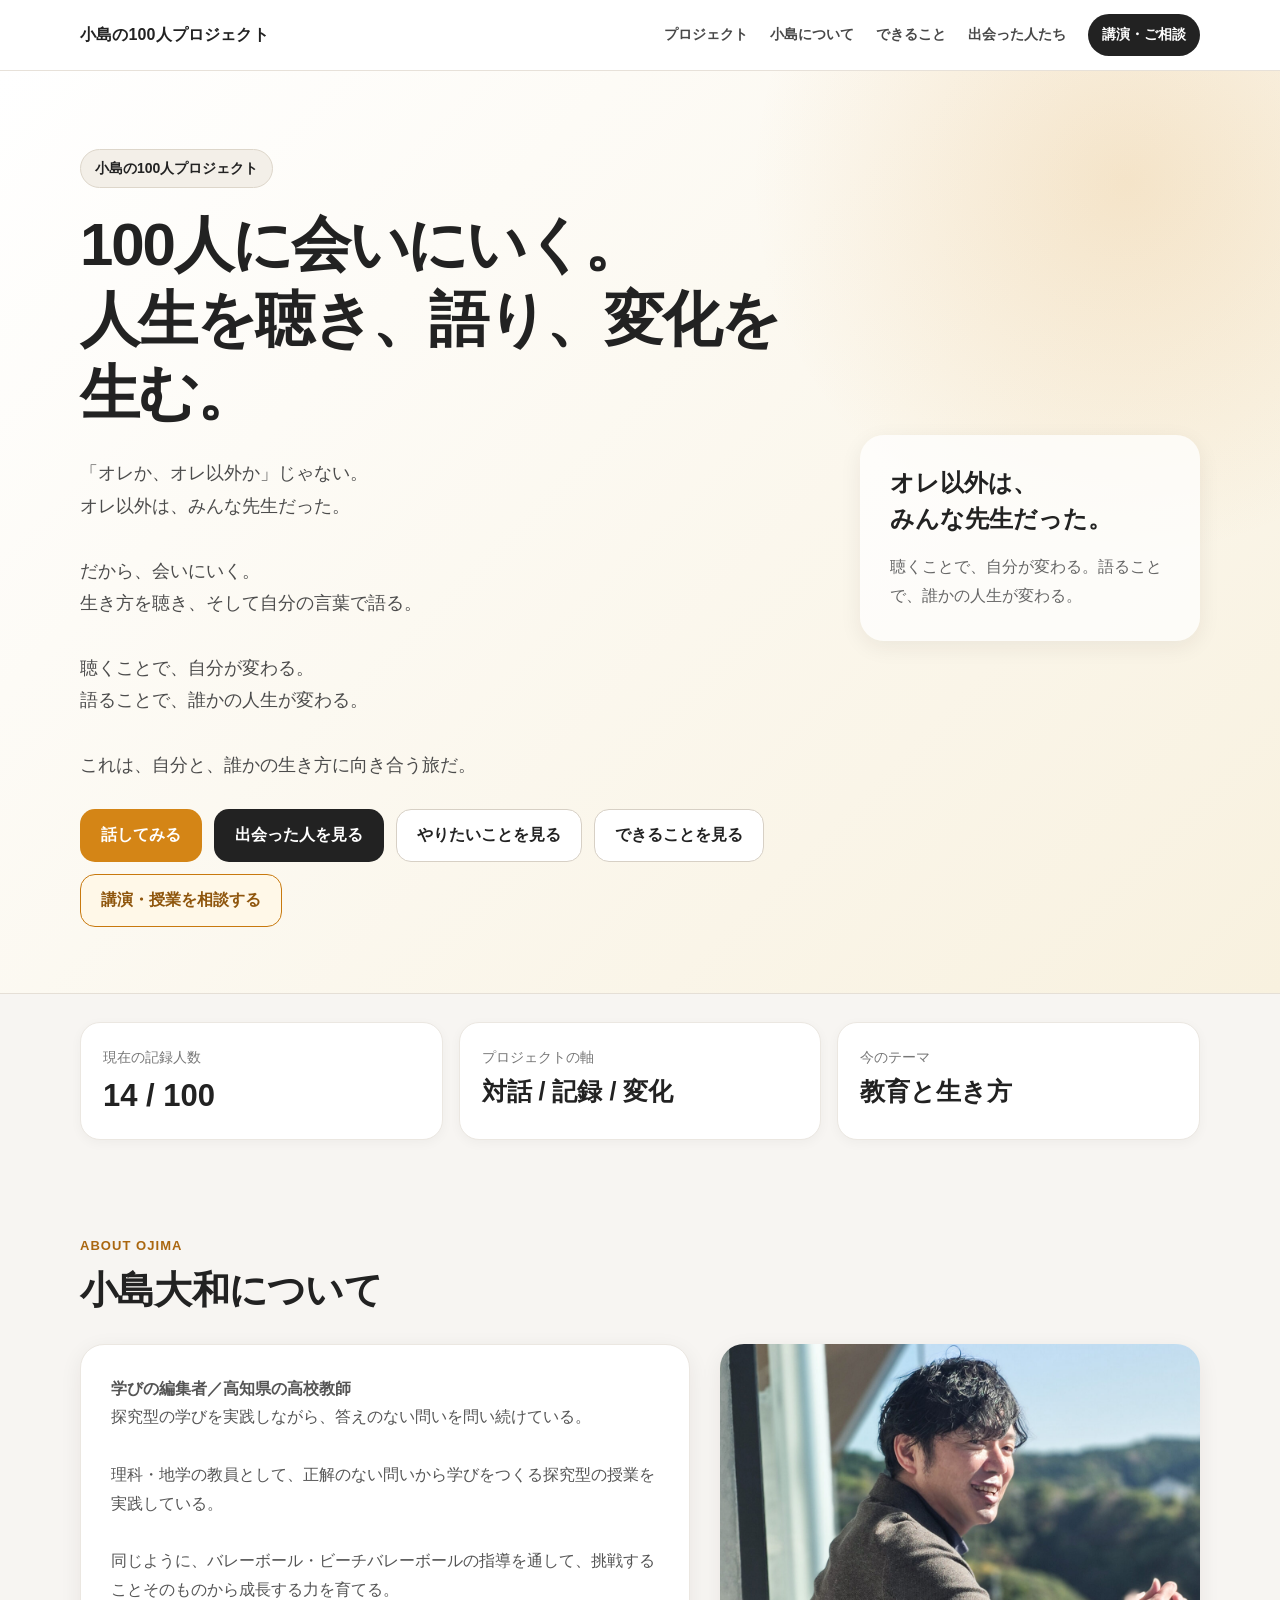
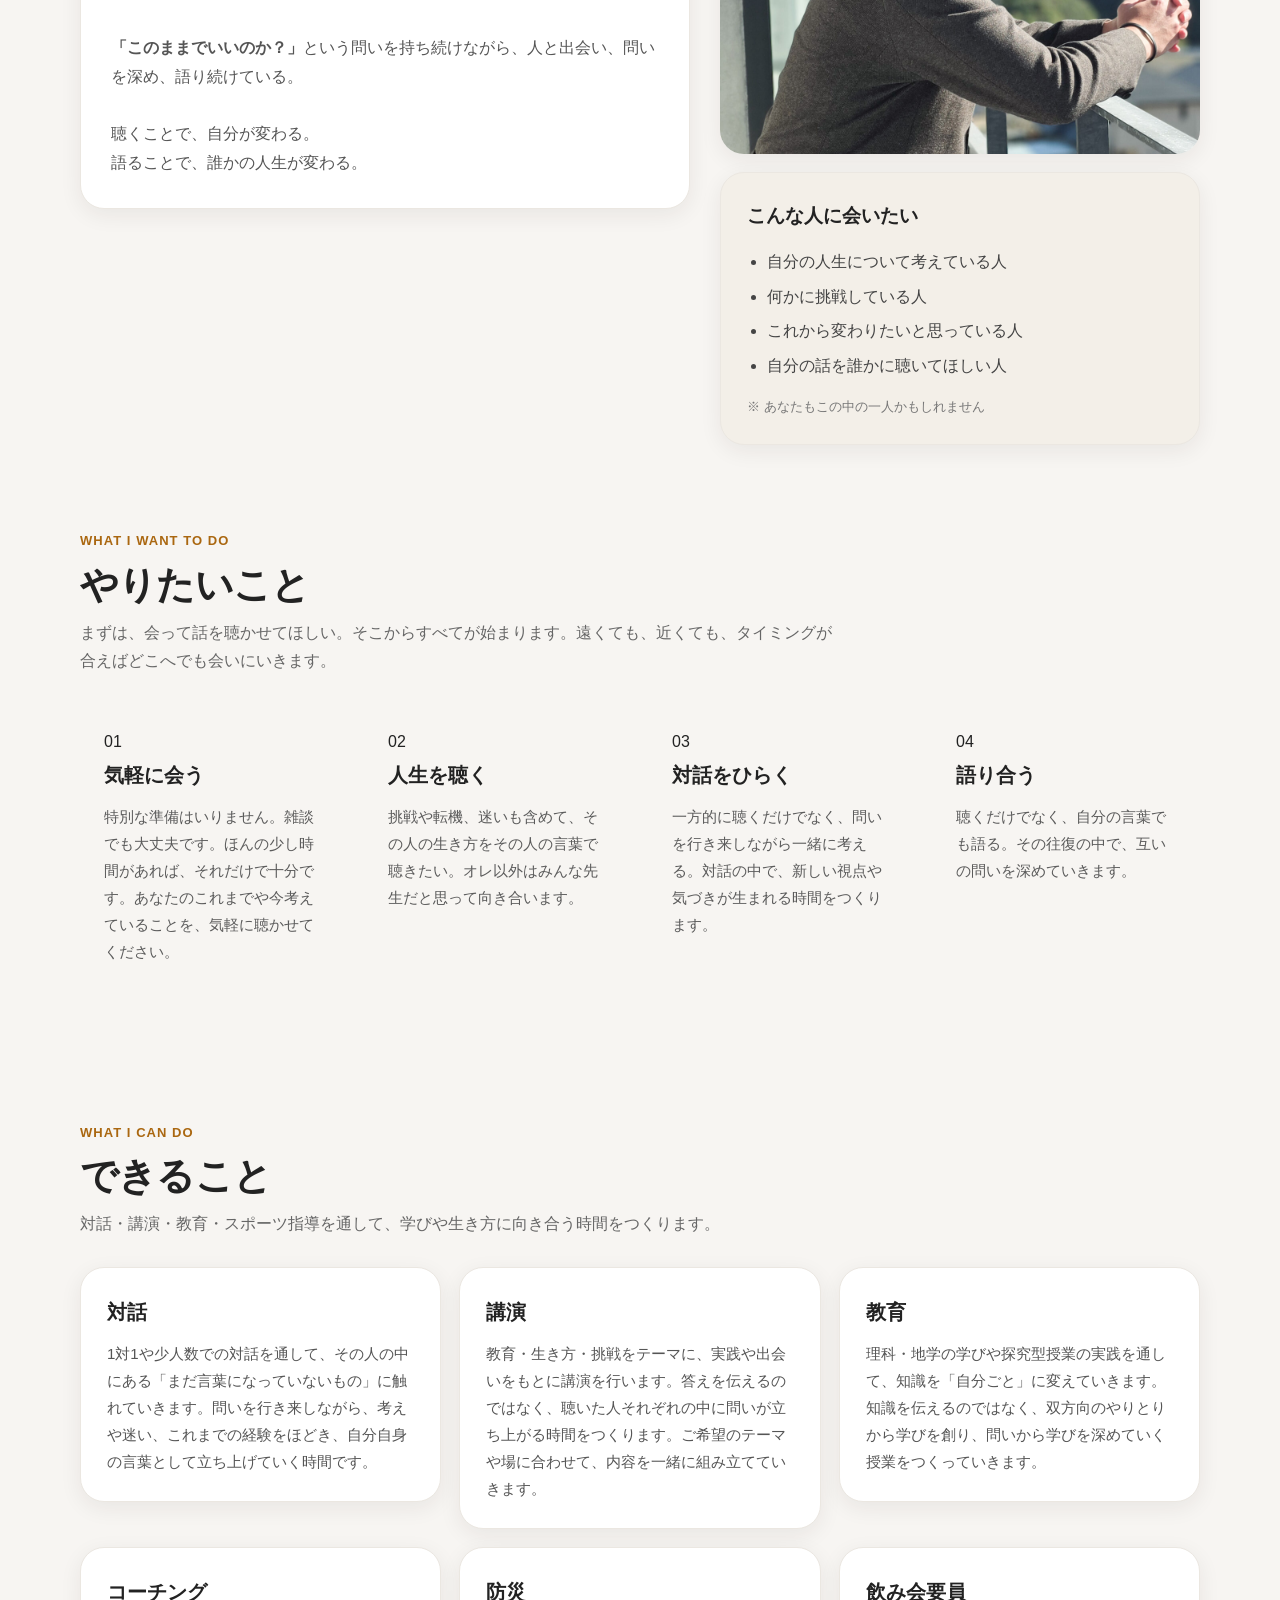
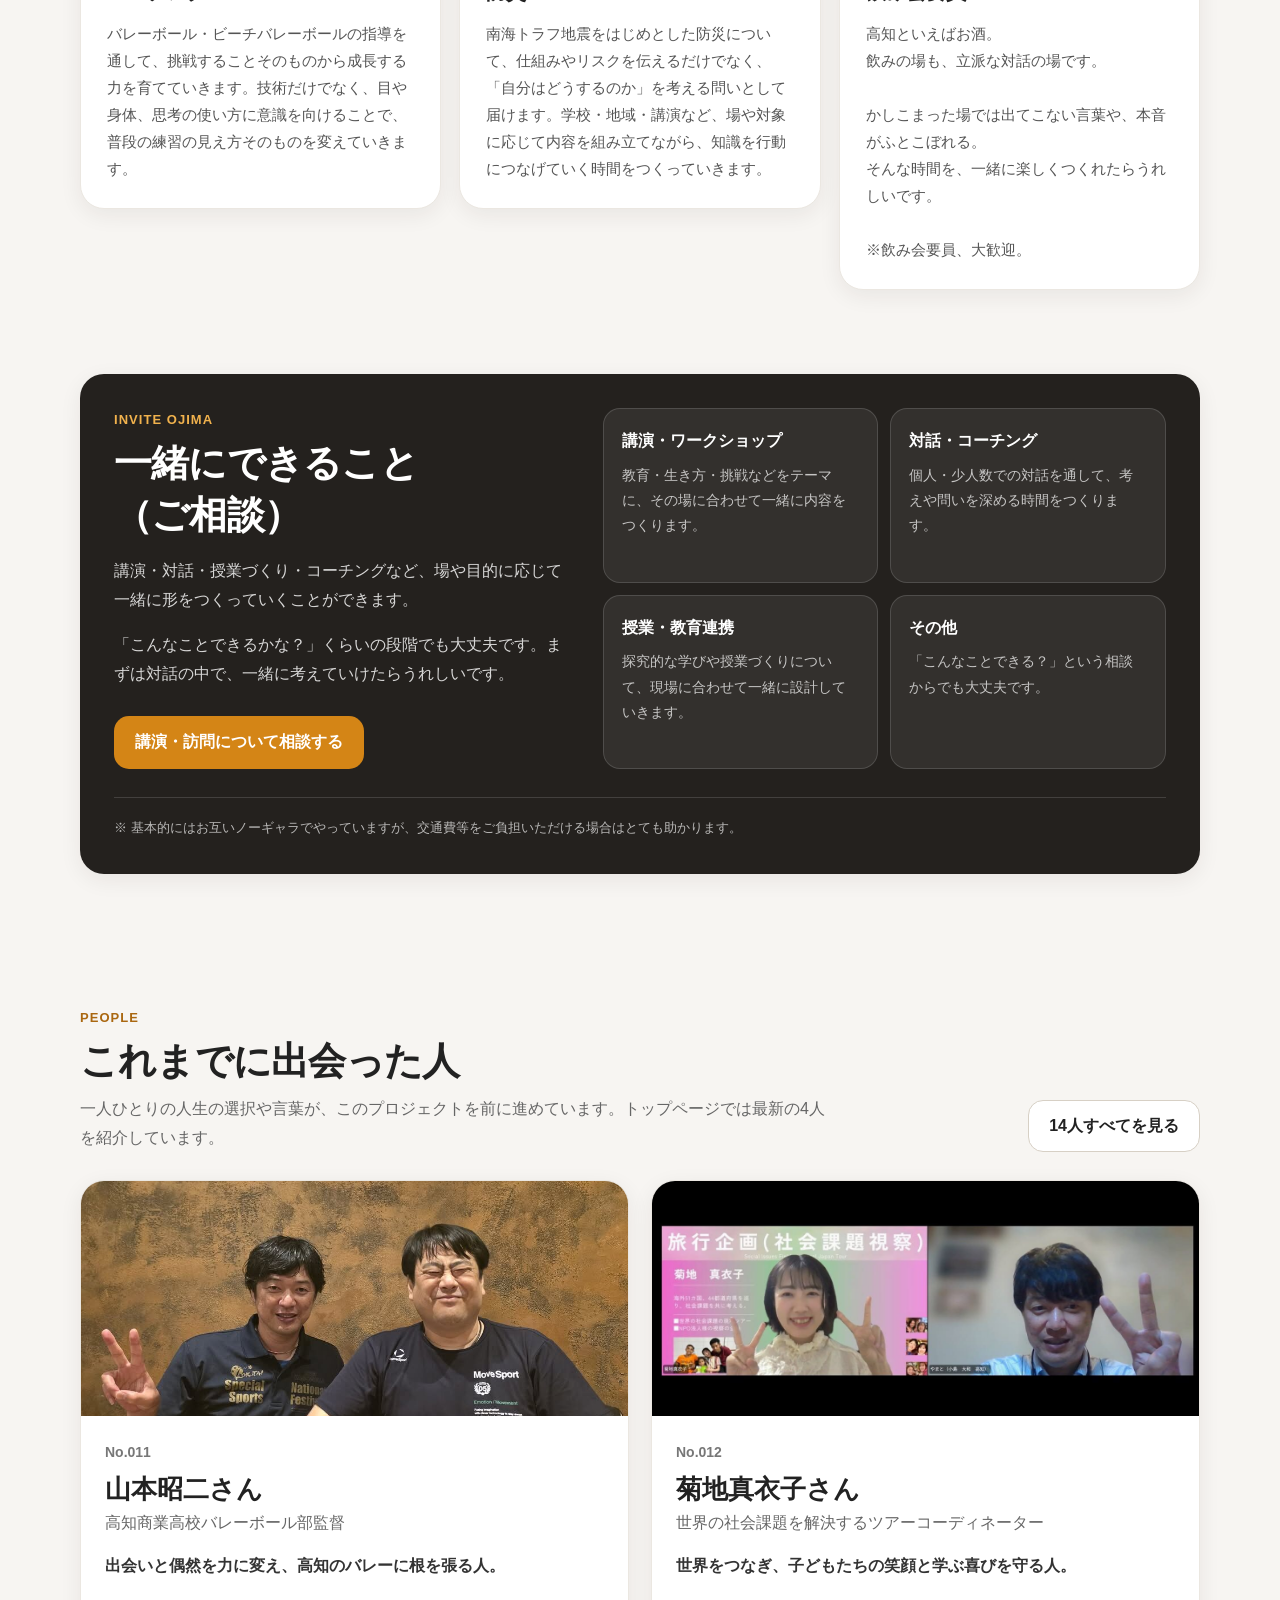
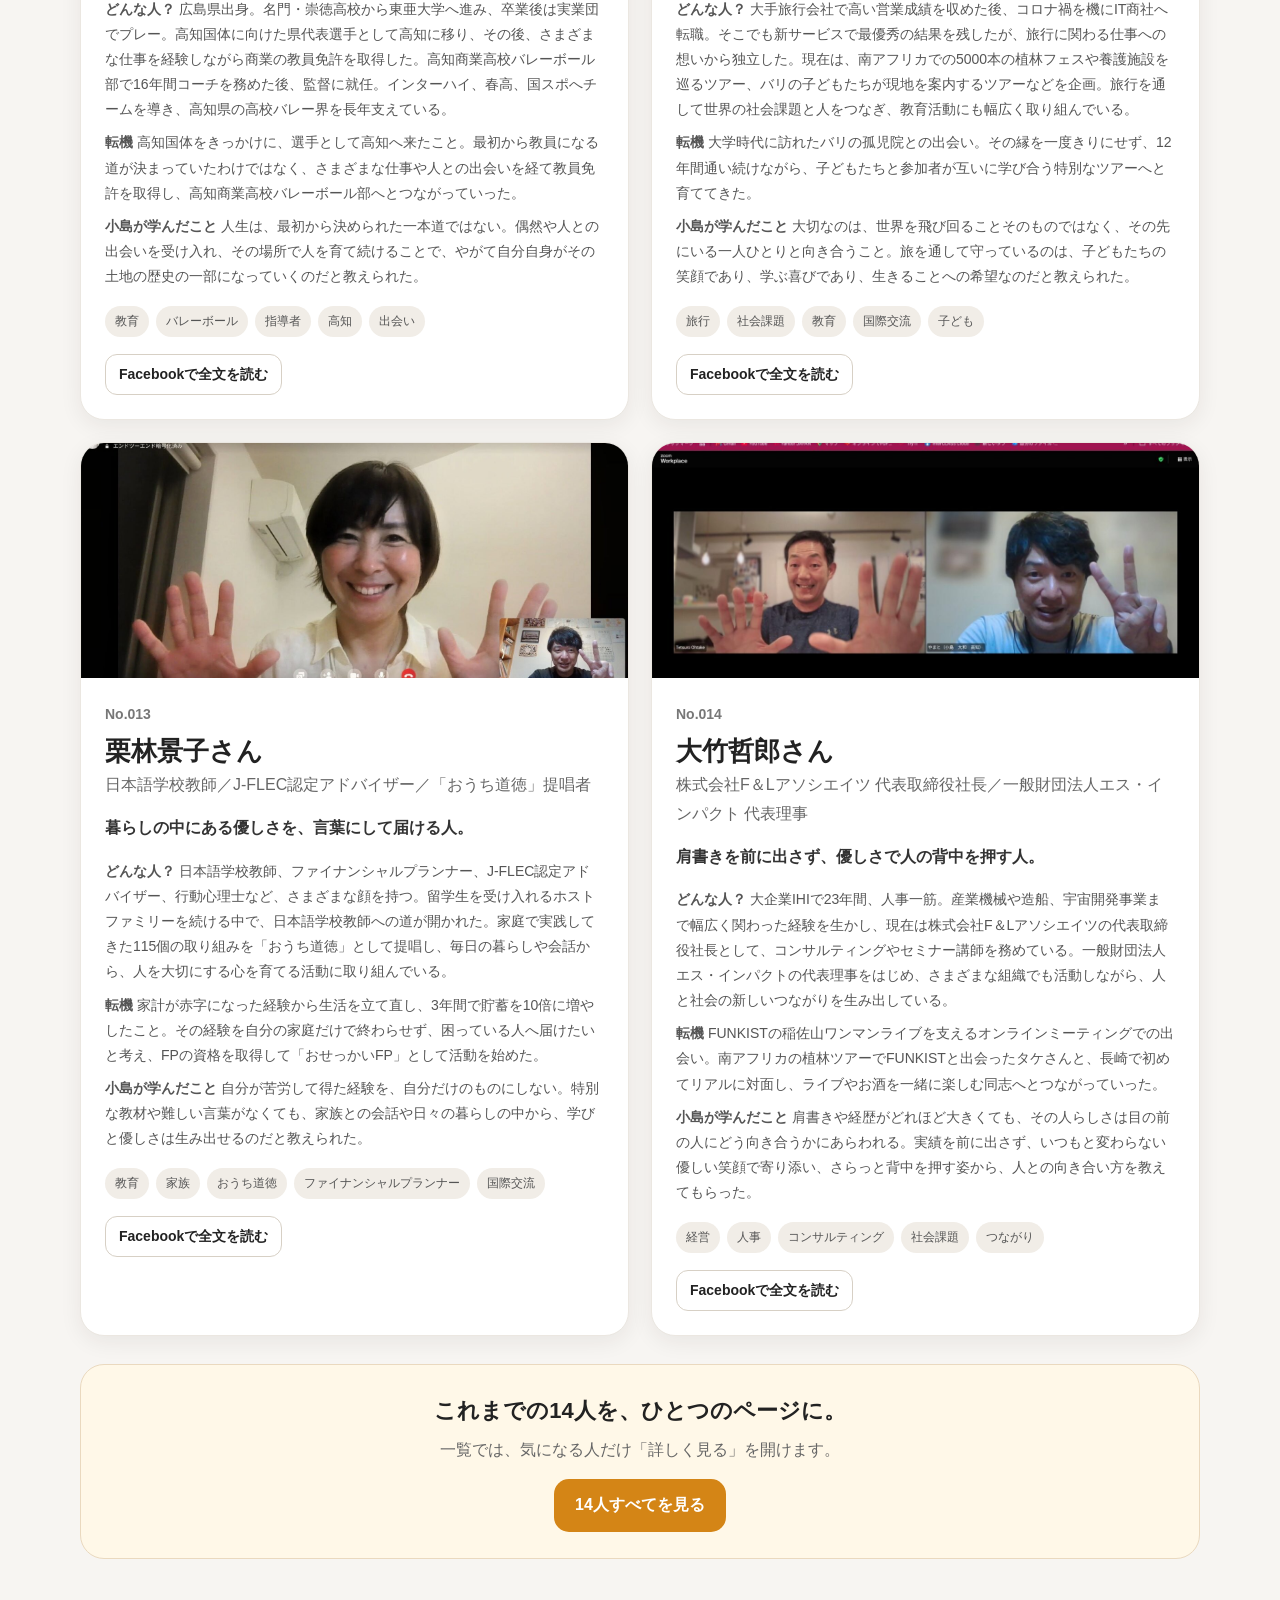
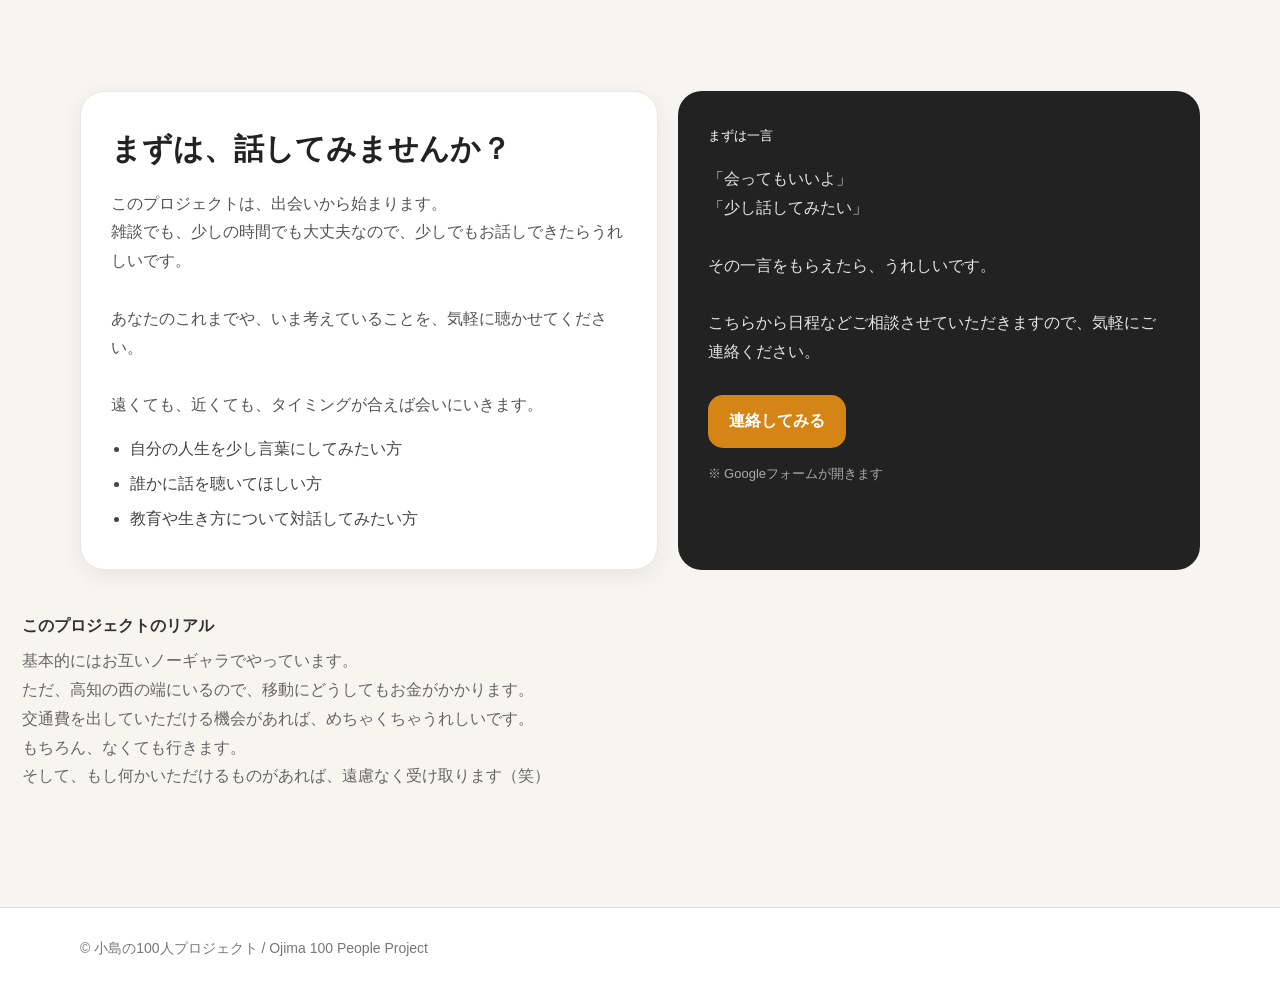
<file: index.html>
<!doctype html>
<html lang="ja">
<head>
  <meta charset="utf-8">
  <meta name="viewport" content="width=device-width, initial-scale=1">
  <meta name="description" content="小島大和が100人と出会い、話を聴き、学びを届ける100人プロジェクト。">
  <title>小島の100人プロジェクト</title>
  <!-- Google tag (gtag.js) -->
  <script async src="https://www.googletagmanager.com/gtag/js?id=G-ZH8V420J9N"></script>
  <script>
    window.dataLayer = window.dataLayer || [];
    function gtag(){dataLayer.push(arguments);}
    gtag('js', new Date());
    gtag('config', 'G-ZH8V420J9N');
  </script>
  <link rel="stylesheet" href="style.css?v=20260817-1">
  <script src="people-data.js?v=20260817-1" defer></script>
  <script src="site.js?v=20260817-1" defer></script>
</head>
<body>
  <header class="site-header">
    <div class="container nav-row">
      <a class="brand" href="index.html">小島の100人プロジェクト</a>
      <button class="menu-button" type="button" aria-expanded="false" aria-controls="site-nav">メニュー</button>
      <nav class="nav-links" id="site-nav" aria-label="メインメニュー">
        <a href="#project">プロジェクト</a>
        <a href="#profile">小島について</a>
        <a href="#services">できること</a>
        <a href="people.html">出会った人たち</a>
        <a class="nav-contact" href="#request">講演・ご相談</a>
      </nav>
    </div>
  </header>

  <main>
    <section class="hero" id="project">
      <div class="container hero-grid">
        <div>
          <div class="eyebrow">小島の100人プロジェクト</div>
          <h1>100人に会いにいく。<br>人生を聴き、語り、変化を生む。</h1>
          <p class="hero-copy">「オレか、オレ以外か」じゃない。<br>オレ以外は、みんな先生だった。<br><br>だから、会いにいく。<br>生き方を聴き、そして自分の言葉で語る。<br><br>聴くことで、自分が変わる。<br>語ることで、誰かの人生が変わる。<br><br>これは、自分と、誰かの生き方に向き合う旅だ。</p>
          <div class="button-row">
            <a class="button button-main" href="#contact">話してみる</a>
            <a class="button button-dark" href="#people">出会った人を見る</a>
            <a class="button button-light" href="#wants">やりたいことを見る</a>
            <a class="button button-light" href="#services">できることを見る</a>
            <a class="button button-consult" href="#request">講演・授業を相談する</a>
          </div>
        </div>
        <aside class="hero-quote">
          <strong>オレ以外は、<br>みんな先生だった。</strong>
          <span>聴くことで、自分が変わる。語ることで、誰かの人生が変わる。</span>
        </aside>
      </div>
    </section>

    <div class="container stats" aria-label="プロジェクトの現在地">
      <div class="stat-card"><div class="stat-label">現在の記録人数</div><div class="stat-number"><span data-people-count>13</span> / 100</div></div>
      <div class="stat-card"><div class="stat-label">プロジェクトの軸</div><div class="stat-number stat-number-small">対話 / 記録 / 変化</div></div>
      <div class="stat-card"><div class="stat-label">今のテーマ</div><div class="stat-number stat-number-small">教育と生き方</div></div>
    </div>

    <section class="section" id="profile">
      <div class="container">
        <div class="section-head">
          <div><p class="section-kicker">ABOUT OJIMA</p><h2 class="section-title">小島大和について</h2></div>
        </div>
        <div class="profile-grid">
          <div class="card profile-copy">
            <p><strong>学びの編集者／高知県の高校教師</strong><br>探究型の学びを実践しながら、答えのない問いを問い続けている。<br><br>理科・地学の教員として、正解のない問いから学びをつくる探究型の授業を実践している。<br><br>同じように、バレーボール・ビーチバレーボールの指導を通して、挑戦することそのものから成長する力を育てる。<br><br><strong>「このままでいいのか？」</strong>という問いを持ち続けながら、人と出会い、問いを深め、語り続けている。<br><br>聴くことで、自分が変わる。<br>語ることで、誰かの人生が変わる。</p>
          </div>
          <div class="profile-side">
            <img class="profile-image" src="profile.jpg" alt="小島大和のプロフィール写真" loading="lazy">
            <div class="warm-card card">
              <h3>こんな人に会いたい</h3>
              <ul class="simple-list"><li>自分の人生について考えている人</li><li>何かに挑戦している人</li><li>これから変わりたいと思っている人</li><li>自分の話を誰かに聴いてほしい人</li></ul>
              <p class="small-note">※ あなたもこの中の一人かもしれません</p>
            </div>
          </div>
        </div>
      </div>
    </section>

    <section class="section section-compact" id="wants">
      <div class="container">
        <div class="section-head"><div><p class="section-kicker">WHAT I WANT TO DO</p><h2 class="section-title">やりたいこと</h2><p class="section-sub">まずは、会って話を聴かせてほしい。そこからすべてが始まります。遠くても、近くても、タイミングが合えばどこへでも会いにいきます。</p></div></div>
        <div class="mini-grid">
          <article class="mini-card"><span>01</span><h3>気軽に会う</h3><p>特別な準備はいりません。雑談でも大丈夫です。ほんの少し時間があれば、それだけで十分です。あなたのこれまでや今考えていることを、気軽に聴かせてください。</p></article>
          <article class="mini-card"><span>02</span><h3>人生を聴く</h3><p>挑戦や転機、迷いも含めて、その人の生き方をその人の言葉で聴きたい。オレ以外はみんな先生だと思って向き合います。</p></article>
          <article class="mini-card"><span>03</span><h3>対話をひらく</h3><p>一方的に聴くだけでなく、問いを行き来しながら一緒に考える。対話の中で、新しい視点や気づきが生まれる時間をつくります。</p></article>
          <article class="mini-card"><span>04</span><h3>語り合う</h3><p>聴くだけでなく、自分の言葉でも語る。その往復の中で、互いの問いを深めていきます。</p></article>
        </div>
      </div>
    </section>

    <section class="section" id="services">
      <div class="container">
        <div class="section-head"><div><p class="section-kicker">WHAT I CAN DO</p><h2 class="section-title">できること</h2><p class="section-sub">対話・講演・教育・スポーツ指導を通して、学びや生き方に向き合う時間をつくります。</p></div></div>
        <div class="service-grid">
          <article class="card service-card"><h3>対話</h3><p>1対1や少人数での対話を通して、その人の中にある「まだ言葉になっていないもの」に触れていきます。問いを行き来しながら、考えや迷い、これまでの経験をほどき、自分自身の言葉として立ち上げていく時間です。</p></article>
          <article class="card service-card"><h3>講演</h3><p>教育・生き方・挑戦をテーマに、実践や出会いをもとに講演を行います。答えを伝えるのではなく、聴いた人それぞれの中に問いが立ち上がる時間をつくります。ご希望のテーマや場に合わせて、内容を一緒に組み立てていきます。</p></article>
          <article class="card service-card"><h3>教育</h3><p>理科・地学の学びや探究型授業の実践を通して、知識を「自分ごと」に変えていきます。知識を伝えるのではなく、双方向のやりとりから学びを創り、問いから学びを深めていく授業をつくっていきます。</p></article>
          <article class="card service-card"><h3>コーチング</h3><p>バレーボール・ビーチバレーボールの指導を通して、挑戦することそのものから成長する力を育てていきます。技術だけでなく、目や身体、思考の使い方に意識を向けることで、普段の練習の見え方そのものを変えていきます。</p></article>
          <article class="card service-card"><h3>防災</h3><p>南海トラフ地震をはじめとした防災について、仕組みやリスクを伝えるだけでなく、「自分はどうするのか」を考える問いとして届けます。学校・地域・講演など、場や対象に応じて内容を組み立てながら、知識を行動につなげていく時間をつくっていきます。</p></article>
          <article class="card service-card"><h3>飲み会要員</h3><p>高知といえばお酒。<br>飲みの場も、立派な対話の場です。<br><br>かしこまった場では出てこない言葉や、本音がふとこぼれる。<br>そんな時間を、一緒に楽しくつくれたらうれしいです。<br><br>※飲み会要員、大歓迎。</p></article>
        </div>
      </div>
    </section>

    <section class="section section-compact" id="request">
      <div class="container request-panel">
        <div class="request-main">
          <p class="section-kicker">INVITE OJIMA</p>
          <h2 class="section-title">一緒にできること<br><span class="request-title-note">（ご相談）</span></h2>
          <p>講演・対話・授業づくり・コーチングなど、場や目的に応じて一緒に形をつくっていくことができます。</p>
          <p>「こんなことできるかな？」くらいの段階でも大丈夫です。まずは対話の中で、一緒に考えていけたらうれしいです。</p>
          <div class="button-row"><a class="button button-main" href="https://forms.gle/3soscG9UwCmbRUyx8" target="_blank" rel="noopener noreferrer" data-contact-location="request">講演・訪問について相談する</a></div>
        </div>
        <div class="request-options">
          <div><strong>講演・ワークショップ</strong><span>教育・生き方・挑戦などをテーマに、その場に合わせて一緒に内容をつくります。</span></div>
          <div><strong>対話・コーチング</strong><span>個人・少人数での対話を通して、考えや問いを深める時間をつくります。</span></div>
          <div><strong>授業・教育連携</strong><span>探究的な学びや授業づくりについて、現場に合わせて一緒に設計していきます。</span></div>
          <div><strong>その他</strong><span>「こんなことできる？」という相談からでも大丈夫です。</span></div>
        </div>
        <p class="request-cost">※ 基本的にはお互いノーギャラでやっていますが、交通費等をご負担いただける場合はとても助かります。</p>
      </div>
    </section>

    <section class="section" id="people">
      <div class="container">
        <div class="section-head">
          <div><p class="section-kicker">PEOPLE</p><h2 class="section-title">これまでに出会った人</h2><p class="section-sub">一人ひとりの人生の選択や言葉が、このプロジェクトを前に進めています。トップページでは最新の4人を紹介しています。</p></div>
          <a class="button button-light" href="people.html">14人すべてを見る</a>
        </div>
        <div class="featured-grid" id="featured-people"></div>
        <div class="all-people-cta"><strong>これまでの14人を、ひとつのページに。</strong><p>一覧では、気になる人だけ「詳しく見る」を開けます。</p><a class="button button-main" href="people.html">14人すべてを見る</a></div>
      </div>
    </section>

    <section class="section" id="contact">
      <div class="container contact-grid">
        <div class="card contact-copy"><h2>まずは、話してみませんか？</h2><p>このプロジェクトは、出会いから始まります。<br>雑談でも、少しの時間でも大丈夫なので、少しでもお話しできたらうれしいです。<br><br>あなたのこれまでや、いま考えていることを、気軽に聴かせてください。<br><br>遠くても、近くても、タイミングが合えば会いにいきます。</p><ul class="simple-list"><li>自分の人生を少し言葉にしてみたい方</li><li>誰かに話を聴いてほしい方</li><li>教育や生き方について対話してみたい方</li></ul></div>
        <div class="contact-dark"><small>まずは一言</small><p>「会ってもいいよ」<br>「少し話してみたい」<br><br>その一言をもらえたら、うれしいです。<br><br>こちらから日程などご相談させていただきますので、気軽にご連絡ください。</p><div class="button-row"><a class="button button-main" href="https://forms.gle/3soscG9UwCmbRUyx8" target="_blank" rel="noopener noreferrer" data-contact-location="contact">連絡してみる</a></div><p class="contact-small">※ Googleフォームが開きます</p></div>
      </div>
      <div class="real-note"><strong>このプロジェクトのリアル</strong>基本的にはお互いノーギャラでやっています。<br>ただ、高知の西の端にいるので、移動にどうしてもお金がかかります。<br>交通費を出していただける機会があれば、めちゃくちゃうれしいです。<br>もちろん、なくても行きます。<br>そして、もし何かいただけるものがあれば、遠慮なく受け取ります（笑）</div>
    </section>
  </main>

  <div class="mobile-jump-menu">
    <nav class="mobile-jump-links" id="mobile-jump-links" aria-label="スマホ用ページ内メニュー">
      <a href="#project">プロジェクト</a>
      <a href="#profile">小島について</a>
      <a href="#services">できること</a>
      <a href="people.html">出会った人たち</a>
      <a href="#request">講演・ご相談</a>
    </nav>
    <button class="mobile-jump-button" type="button" aria-expanded="false" aria-controls="mobile-jump-links">気になる場所へ<span aria-hidden="true">☰</span></button>
  </div>

  <footer class="footer"><div class="container">© 小島の100人プロジェクト / Ojima 100 People Project</div></footer>
  <script defer src="https://static.cloudflareinsights.com/beacon.min.js" data-cf-beacon='{"token":"42fcae2c3ddd4a71bd845578c93f13e4"}'></script>
</body>
</html>
</file>
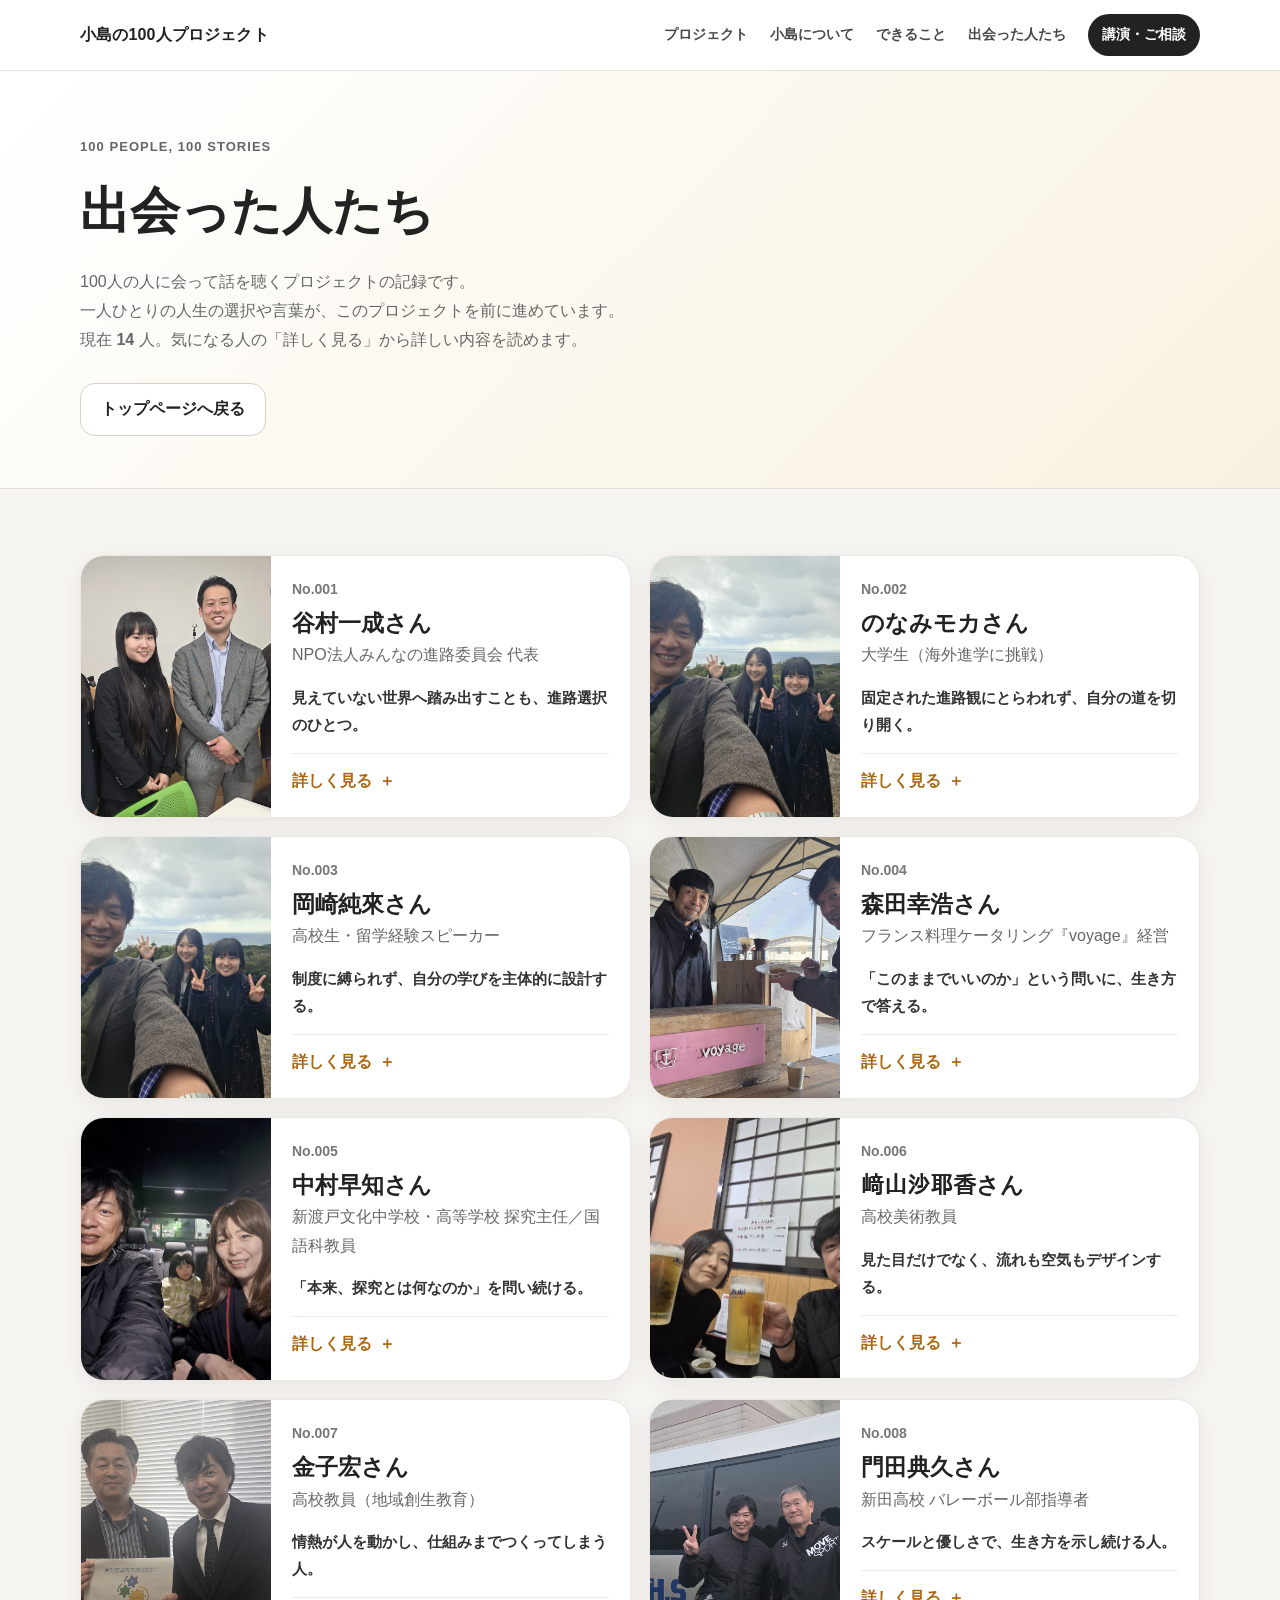
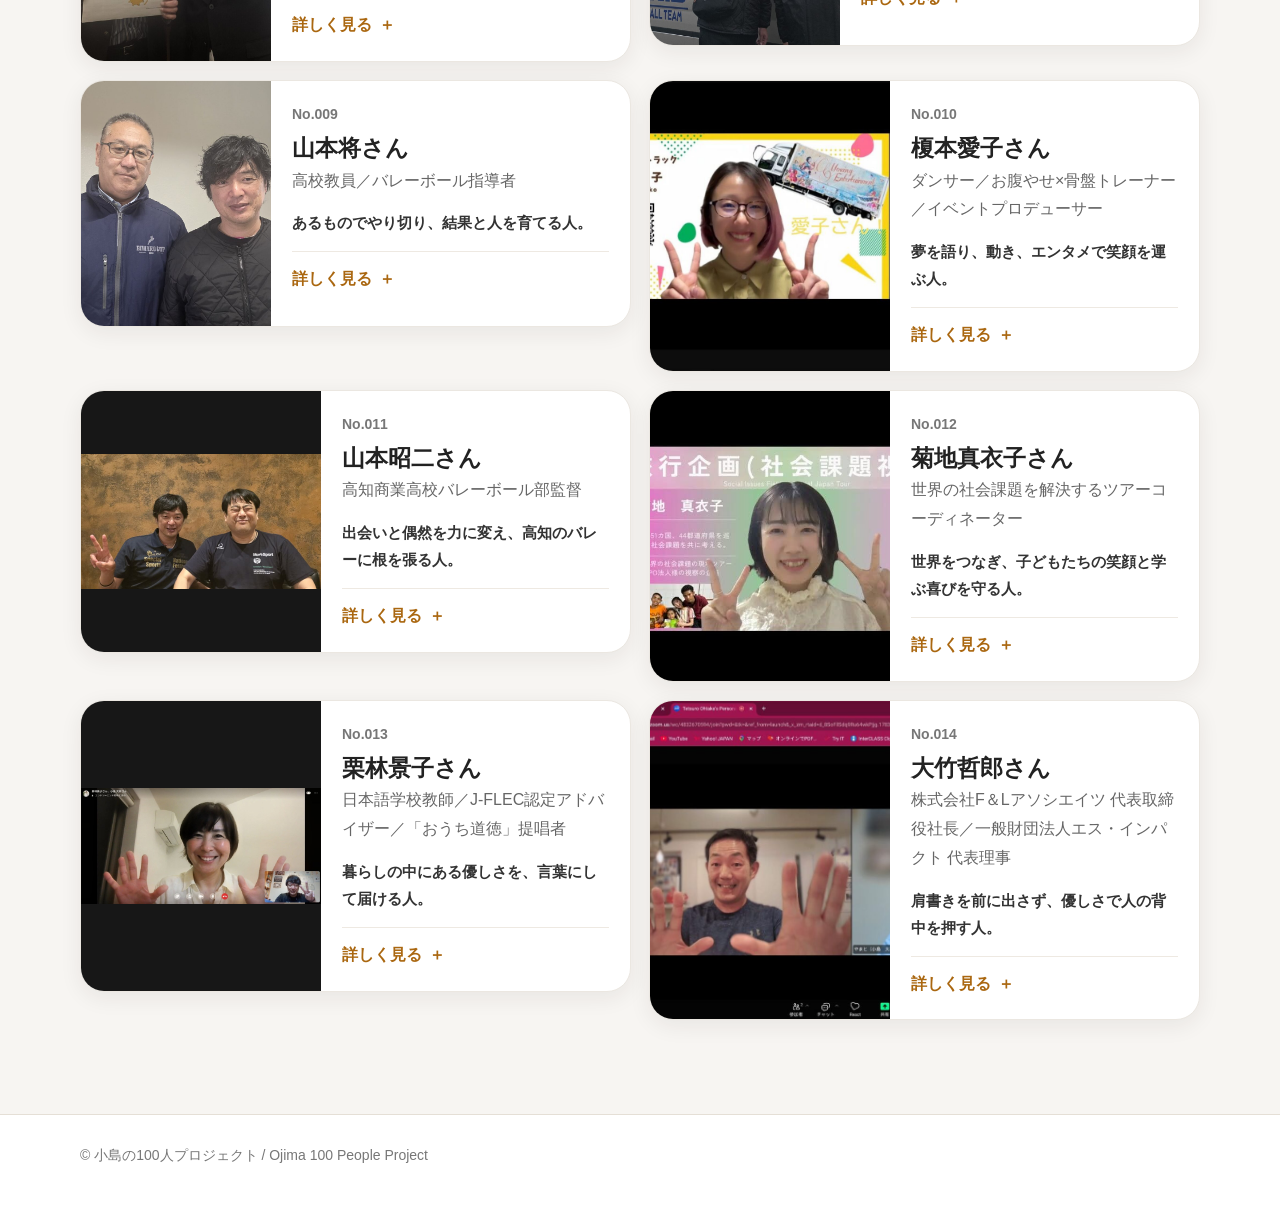
<file: people.html>
<!doctype html>
<html lang="ja">
<head>
  <meta charset="utf-8">
  <meta name="viewport" content="width=device-width, initial-scale=1">
  <meta name="description" content="小島の100人プロジェクトで出会った14人の紹介。">
  <title>出会った人たち｜小島の100人プロジェクト</title>
  <!-- Google tag (gtag.js) -->
  <script async src="https://www.googletagmanager.com/gtag/js?id=G-ZH8V420J9N"></script>
  <script>
    window.dataLayer = window.dataLayer || [];
    function gtag(){dataLayer.push(arguments);}
    gtag('js', new Date());
    gtag('config', 'G-ZH8V420J9N');
  </script>
  <link rel="stylesheet" href="style.css?v=20260817-1">
  <script src="people-data.js?v=20260817-1" defer></script>
  <script src="site.js?v=20260817-1" defer></script>
</head>
<body>
  <header class="site-header">
    <div class="container nav-row">
      <a class="brand" href="index.html">小島の100人プロジェクト</a>
      <button class="menu-button" type="button" aria-expanded="false" aria-controls="site-nav">メニュー</button>
      <nav class="nav-links" id="site-nav" aria-label="メインメニュー">
        <a href="index.html#project">プロジェクト</a>
        <a href="index.html#profile">小島について</a>
        <a href="index.html#services">できること</a>
        <a href="people.html">出会った人たち</a>
        <a class="nav-contact" href="index.html#request">講演・ご相談</a>
      </nav>
    </div>
  </header>

  <main>
    <section class="page-hero">
      <div class="container">
        <p class="section-kicker">100 PEOPLE, 100 STORIES</p>
        <h1>出会った人たち</h1>
        <p>100人の人に会って話を聴くプロジェクトの記録です。<br>一人ひとりの人生の選択や言葉が、このプロジェクトを前に進めています。<br>現在 <strong data-people-count>13</strong> 人。気になる人の「詳しく見る」から詳しい内容を読めます。</p>
        <div class="button-row"><a class="button button-light" href="index.html">トップページへ戻る</a></div>
      </div>
    </section>
    <section class="section">
      <div class="container"><div class="people-list" id="people-list"></div></div>
    </section>
  </main>

  <div class="mobile-jump-menu">
    <nav class="mobile-jump-links" id="mobile-jump-links" aria-label="スマホ用ページ内メニュー">
      <a href="index.html#project">プロジェクト</a>
      <a href="index.html#profile">小島について</a>
      <a href="index.html#services">できること</a>
      <a href="people.html" aria-current="page">出会った人たち</a>
      <a href="index.html#request">講演・ご相談</a>
    </nav>
    <button class="mobile-jump-button" type="button" aria-expanded="false" aria-controls="mobile-jump-links">気になる場所へ<span aria-hidden="true">☰</span></button>
  </div>

  <footer class="footer"><div class="container">© 小島の100人プロジェクト / Ojima 100 People Project</div></footer>
  <script defer src="https://static.cloudflareinsights.com/beacon.min.js" data-cf-beacon='{"token":"42fcae2c3ddd4a71bd845578c93f13e4"}'></script>
</body>
</html>
</file>
<file: style.css>
:root {
  --bg: #f7f5f2;
  --surface: #ffffff;
  --surface-warm: #f8f1df;
  --surface-muted: #f3efe8;
  --text: #222222;
  --muted: #666666;
  --line: #e5dfd6;
  --accent: #d48516;
  --accent-dark: #aa6710;
  --shadow: 0 6px 22px rgba(43, 35, 25, 0.07);
  --radius: 24px;
}

* { box-sizing: border-box; }
html { scroll-behavior: smooth; }
body {
  margin: 0;
  color: var(--text);
  background: var(--bg);
  font-family: "Hiragino Sans", "Yu Gothic", "Meiryo", sans-serif;
  line-height: 1.8;
}
body.menu-open { overflow: hidden; }
a { color: inherit; text-decoration: none; }
img { display: block; max-width: 100%; }
button { font: inherit; }

.container {
  width: min(1120px, calc(100% - 36px));
  margin: 0 auto;
}

.site-header {
  position: sticky;
  top: 0;
  z-index: 20;
  border-bottom: 1px solid rgba(229, 223, 214, 0.92);
  background: rgba(255, 255, 255, 0.94);
  backdrop-filter: blur(12px);
}
.nav-row {
  min-height: 70px;
  display: flex;
  align-items: center;
  justify-content: space-between;
  gap: 24px;
}
.brand { font-weight: 800; letter-spacing: 0.01em; }
.nav-links { display: flex; align-items: center; gap: 22px; font-size: 14px; font-weight: 700; }
.nav-links a { color: #484848; }
.nav-links a:hover { color: var(--accent-dark); }
.nav-contact { padding: 8px 14px; border-radius: 999px; color: #fff !important; background: var(--text); }
.menu-button { display: none; border: 0; background: transparent; padding: 8px; font-weight: 700; cursor: pointer; }

.hero {
  padding: 78px 0 66px;
  overflow: hidden;
  border-bottom: 1px solid var(--line);
  background:
    radial-gradient(circle at 88% 12%, rgba(212, 133, 22, 0.17), transparent 27%),
    linear-gradient(135deg, #ffffff 0%, var(--surface-warm) 100%);
}
.hero-grid { display: grid; grid-template-columns: 1fr 340px; gap: 52px; align-items: center; }
.eyebrow {
  display: inline-flex;
  padding: 6px 14px;
  margin-bottom: 20px;
  border: 1px solid #ddd6ca;
  border-radius: 999px;
  background: var(--surface-muted);
  font-size: 14px;
  font-weight: 700;
}
.hero h1 { margin: 0; font-size: clamp(38px, 5vw, 60px); line-height: 1.24; letter-spacing: -0.035em; }
.hero-copy { max-width: 760px; margin: 26px 0 0; color: #4c4c4c; font-size: 18px; }
.hero-quote { padding: 30px; border-radius: var(--radius); background: rgba(255,255,255,.74); box-shadow: var(--shadow); }
.hero-quote strong { display: block; font-size: 24px; line-height: 1.5; }
.hero-quote span { display: block; margin-top: 16px; color: var(--muted); }

.button-row { display: flex; flex-wrap: wrap; gap: 12px; margin-top: 28px; }
.button {
  display: inline-flex;
  align-items: center;
  justify-content: center;
  min-height: 46px;
  padding: 11px 20px;
  border: 1px solid transparent;
  border-radius: 15px;
  font-weight: 800;
  transition: transform .2s, background .2s;
}
.button:hover { transform: translateY(-1px); }
.button-main { color: #fff; background: var(--accent); }
.button-main:hover { background: var(--accent-dark); }
.button-dark { color: #fff; background: var(--text); }
.button-light { border-color: #d7d0c5; background: #fff; }
.button-consult { border-color: #c8790e; color: #8f560d; background: #fff8e8; }
.button-small { min-height: 38px; padding: 7px 13px; border-radius: 12px; font-size: 14px; }

.stats { display: grid; grid-template-columns: repeat(3, 1fr); gap: 16px; padding: 28px 0; }
.stat-card { padding: 22px; border: 1px solid #ebe7e1; border-radius: 20px; background: #fff; box-shadow: 0 3px 12px rgba(0,0,0,.04); }
.stat-label { color: #777; font-size: 14px; }
.stat-number { margin-top: 4px; font-size: 31px; font-weight: 850; line-height: 1.4; }
.stat-number-small { font-size: 25px; }

.section { padding: 66px 0; }
.section-compact { padding-top: 18px; }
.section-head { display: flex; justify-content: space-between; gap: 26px; align-items: end; margin-bottom: 28px; }
.section-title { margin: 0; font-size: clamp(30px, 3vw, 40px); line-height: 1.35; letter-spacing: -.02em; }
.section-sub { max-width: 760px; margin: 8px 0 0; color: var(--muted); font-size: 16px; }
.section-kicker { margin: 0 0 6px; color: var(--accent-dark); font-size: 13px; font-weight: 850; letter-spacing: .08em; }

.card { border: 1px solid #ebe7e1; border-radius: var(--radius); background: #fff; box-shadow: var(--shadow); }
.profile-grid { display: grid; grid-template-columns: 1.12fr .88fr; gap: 30px; align-items: start; }
.profile-copy { padding: 30px; }
.profile-copy p { margin: 0; color: #555; }
.profile-side { display: grid; gap: 18px; }
.profile-image { width: 100%; height: 410px; object-fit: cover; border-radius: var(--radius); box-shadow: var(--shadow); }
.warm-card { padding: 26px; background: var(--surface-muted); }
.warm-card h3 { margin: 0; font-size: 19px; }
.simple-list { margin: 15px 0 0; padding-left: 1.2em; color: #444; }
.small-note { margin: 14px 0 0; color: #777; font-size: 13px; }
.simple-list li { margin-bottom: 6px; }

.mini-grid { display: grid; grid-template-columns: repeat(4, 1fr); gap: 16px; }
.mini-card { padding: 24px; }
.mini-card h3 { margin: 0; font-size: 20px; }
.mini-card p { margin: 10px 0 0; color: #5b5b5b; font-size: 15px; }

.service-grid { display: grid; grid-template-columns: repeat(3, 1fr); gap: 18px; }
.service-card { align-self: start; padding: 26px; }
.service-card h3 { margin: 0; font-size: 20px; }
.service-card p { margin: 10px 0 0; color: #555; font-size: 15px; }
.service-note { margin-top: 18px; padding: 18px 22px; border-radius: 18px; background: var(--surface-muted); color: #5d554c; }

.request-panel {
  display: grid;
  grid-template-columns: .9fr 1.1fr;
  gap: 28px;
  padding: 34px;
  border-radius: var(--radius);
  color: #fff;
  background: #24211e;
  box-shadow: var(--shadow);
}
.request-main p:not(.section-kicker) { color: rgba(255,255,255,.82); }
.request-main .section-kicker { color: #f1b24d; }
.request-title-note { white-space: nowrap; }
.request-options { display: grid; grid-template-columns: repeat(2, 1fr); gap: 12px; }
.request-options > div { padding: 18px; border: 1px solid rgba(255,255,255,.14); border-radius: 17px; background: rgba(255,255,255,.07); }
.request-options strong { display: block; margin-bottom: 7px; }
.request-options span { display: block; color: rgba(255,255,255,.72); font-size: 14px; }
.request-cost { grid-column: 1 / -1; margin: 0; padding-top: 18px; border-top: 1px solid rgba(255,255,255,.14); color: rgba(255,255,255,.68); font-size: 13px; }

.featured-grid { display: grid; grid-template-columns: repeat(2, 1fr); gap: 22px; }
.person-card { overflow: hidden; }
.person-card-body { padding: 24px; }
.person-image { width: 100%; height: 235px; object-fit: cover; background: #ece8e1; }
.person-no { color: #777; font-size: 14px; font-weight: 800; }
.person-name { margin: 5px 0 0; font-size: 26px; line-height: 1.4; }
.person-role { margin-top: 2px; color: var(--muted); }
.person-copy { margin-top: 14px; color: #333; font-weight: 800; }
.person-meta { margin-top: 16px; color: #555; font-size: 14px; }
.person-meta div + div { margin-top: 8px; }
.tags { display: flex; flex-wrap: wrap; gap: 7px; margin-top: 16px; }
.tag { padding: 5px 10px; border-radius: 999px; background: #f1ede7; color: #555; font-size: 12px; }
.person-actions { display: flex; flex-wrap: wrap; gap: 9px; margin-top: 17px; }
.all-people-cta { margin-top: 28px; padding: 26px; text-align: center; border: 1px solid #ead9bf; border-radius: var(--radius); background: #fff8e8; }
.all-people-cta strong { display: block; font-size: 22px; }
.all-people-cta p { margin: 5px 0 14px; color: var(--muted); }

.contact-grid { display: grid; grid-template-columns: 1.05fr .95fr; gap: 20px; }
.contact-copy { padding: 30px; }
.contact-copy h2, .contact-dark h2 { margin: 0; font-size: 30px; }
.contact-copy p { margin: 14px 0 0; color: #555; }
.contact-dark { padding: 30px; border-radius: var(--radius); color: #fff; background: var(--text); }
.contact-dark p { color: rgba(255,255,255,.88); }
.contact-small { margin-top: 14px; color: rgba(255,255,255,.62) !important; font-size: 13px; }
.real-note { margin-top: 20px; padding: 22px; border-radius: 18px; background: #f8f5ef; color: #666; }
.real-note strong { display: block; margin-bottom: 6px; color: #333; }

.page-hero { padding: 52px 0; border-bottom: 1px solid var(--line); background: linear-gradient(135deg, #fff 0%, var(--surface-warm) 100%); }
.page-hero h1 { margin: 8px 0 0; font-size: clamp(36px, 5vw, 50px); }
.page-hero p { max-width: 780px; margin: 12px 0 0; color: var(--muted); }
.people-list { display: grid; grid-template-columns: repeat(2, 1fr); align-items: start; gap: 18px; }
.compact-person { display: grid; grid-template-columns: 190px 1fr; min-height: 245px; overflow: hidden; }
.compact-person .person-image-frame { height: 100%; min-height: 245px; overflow: hidden; background: #ece8e1; }
.compact-person .person-image { height: 100%; min-height: 245px; }
.compact-person-wide { grid-template-columns: 240px 1fr; }
.compact-person-wide .person-image { object-fit: contain; background: #171717; }
.photo-focus-010 .person-image,
.photo-focus-012 .person-image,
.photo-focus-014 .person-image { object-fit: cover; background: #ece8e1; }
.photo-focus-010 .person-image { object-position: 20% center; }
.photo-focus-012 .person-image { object-position: 12% center; }
.photo-focus-014 .person-image { object-position: 25% center; }
.compact-person.is-expanded { grid-template-columns: 240px 1fr; }
.compact-person.is-expanded .person-image-frame {
  height: 360px;
  min-height: 360px;
}
.compact-person.is-expanded .person-image {
  height: 100%;
  min-height: 0;
  object-fit: cover;
  object-position: var(--expanded-photo-focus, 50%) center;
  background: #ece8e1;
}
.compact-person.is-expanded.expanded-photo-zoom .person-image {
  transform: scale(1.5);
  transform-origin: var(--expanded-zoom-origin, 50%) 50%;
}
.compact-body { padding: 21px; }
.compact-body .person-name { font-size: 23px; }
.compact-body .person-copy { font-size: 15px; }
.detail-toggle { margin-top: 15px; border-top: 1px solid #eee9e2; padding-top: 13px; }
.detail-toggle summary { cursor: pointer; color: var(--accent-dark); font-weight: 800; list-style: none; }
.detail-toggle summary::-webkit-details-marker { display: none; }
.detail-toggle summary::after { content: "＋"; margin-left: 7px; }
.detail-toggle[open] summary::after { content: "−"; }
.detail-toggle .person-meta { padding-bottom: 2px; }

.footer { margin-top: 28px; padding: 28px 0 42px; border-top: 1px solid var(--line); background: #fff; color: #777; font-size: 14px; }
.mobile-jump-menu { display: none; }

@media (max-width: 980px) {
  .hero-grid, .profile-grid, .contact-grid, .request-panel { grid-template-columns: 1fr; }
  .hero-quote { max-width: 580px; }
  .mini-grid { grid-template-columns: repeat(2, 1fr); }
  .service-grid { grid-template-columns: repeat(2, 1fr); }
  .people-list { grid-template-columns: 1fr; }
}

@media (max-width: 760px) {
  body { padding-bottom: calc(62px + env(safe-area-inset-bottom)); }
  .container { width: min(100% - 28px, 1120px); }
  .site-header { position: relative; }
  .nav-row { min-height: 62px; }
  .menu-button { display: block; }
  .nav-links {
    display: none;
    position: absolute;
    top: 62px;
    left: 0;
    right: 0;
    padding: 20px;
    flex-direction: column;
    align-items: stretch;
    background: #fff;
    border-bottom: 1px solid var(--line);
    box-shadow: var(--shadow);
  }
  .nav-links.open { display: flex; }
  .nav-links a { padding: 8px 4px; }
  .nav-contact { text-align: center; }
  .hero { padding: 52px 0 44px; }
  .hero-grid { gap: 28px; }
  .hero-copy { font-size: 16px; }
  .hero-quote { padding: 23px; }
  .stats, .featured-grid { grid-template-columns: 1fr; }
  .section { padding: 48px 0; }
  .section-head { display: block; }
  .section-head .button { margin-top: 16px; }
  .mini-grid, .service-grid { grid-template-columns: 1fr; }
  .request-panel { padding: 25px; }
  .request-options { grid-template-columns: 1fr; }
  .profile-image { height: 350px; }
  .person-image { height: 220px; }
  .compact-person { display: block; }
  .compact-person .person-image-frame { height: 205px; min-height: 0; }
  .compact-person .person-image { height: 205px; min-height: 0; }
  .person-card-body, .compact-body { padding: 20px; }
  #project, #profile, #services, #request, #people, #contact { scroll-margin-top: 14px; }
  .mobile-jump-menu {
    position: fixed;
    right: 12px;
    bottom: max(10px, env(safe-area-inset-bottom));
    z-index: 40;
    display: flex;
    flex-direction: column;
    align-items: flex-end;
    gap: 8px;
  }
  .mobile-jump-button {
    min-height: 48px;
    padding: 0 17px;
    border: 0;
    border-radius: 24px;
    background: var(--text);
    box-shadow: 0 10px 28px rgba(35, 32, 29, 0.24);
    color: #fff;
    font: inherit;
    font-size: 13px;
    font-weight: 800;
    cursor: pointer;
  }
  .mobile-jump-button span { margin-left: 8px; font-size: 15px; }
  .mobile-jump-button[aria-expanded="true"] span { display: inline-block; transform: rotate(90deg); }
  .mobile-jump-links {
    width: min(240px, calc(100vw - 24px));
    display: none;
    overflow: hidden;
    border: 1px solid rgba(35, 32, 29, 0.12);
    border-radius: 17px;
    background: rgba(255, 255, 255, 0.96);
    box-shadow: 0 12px 32px rgba(35, 32, 29, 0.18);
    backdrop-filter: blur(12px);
  }
  .mobile-jump-links.open { display: block; }
  .mobile-jump-links a {
    min-height: 46px;
    display: flex;
    align-items: center;
    justify-content: space-between;
    padding: 8px 16px;
    border-bottom: 1px solid #eee9e2;
    color: #55504a;
    font-size: 13px;
    font-weight: 800;
    text-decoration: none;
  }
  .mobile-jump-links a::after { content: "→"; color: var(--accent-dark); }
  .mobile-jump-links a:last-child { border-bottom: 0; }
  .mobile-jump-links a[aria-current="page"] { background: #f3efe8; color: var(--text); }
}

@media (prefers-reduced-motion: reduce) {
  html { scroll-behavior: auto; }
  .button { transition: none; }
}
</file>
